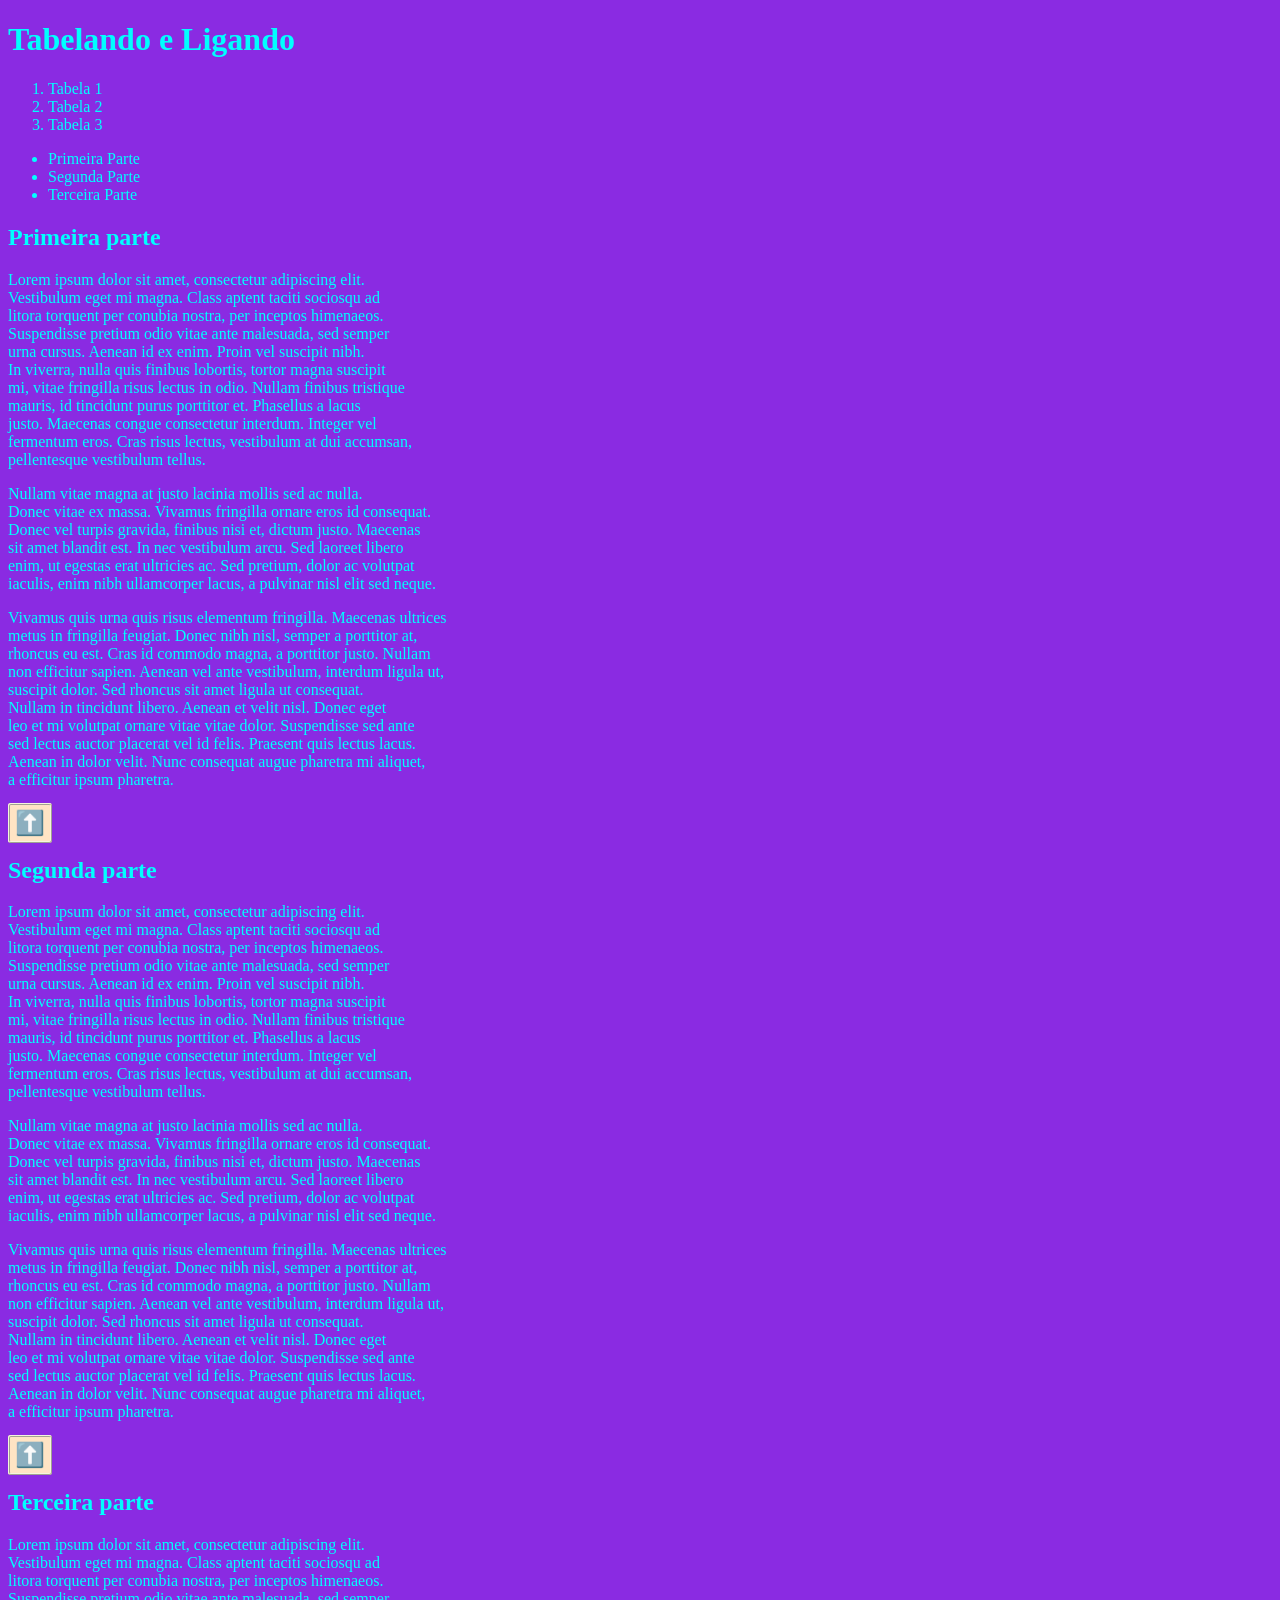
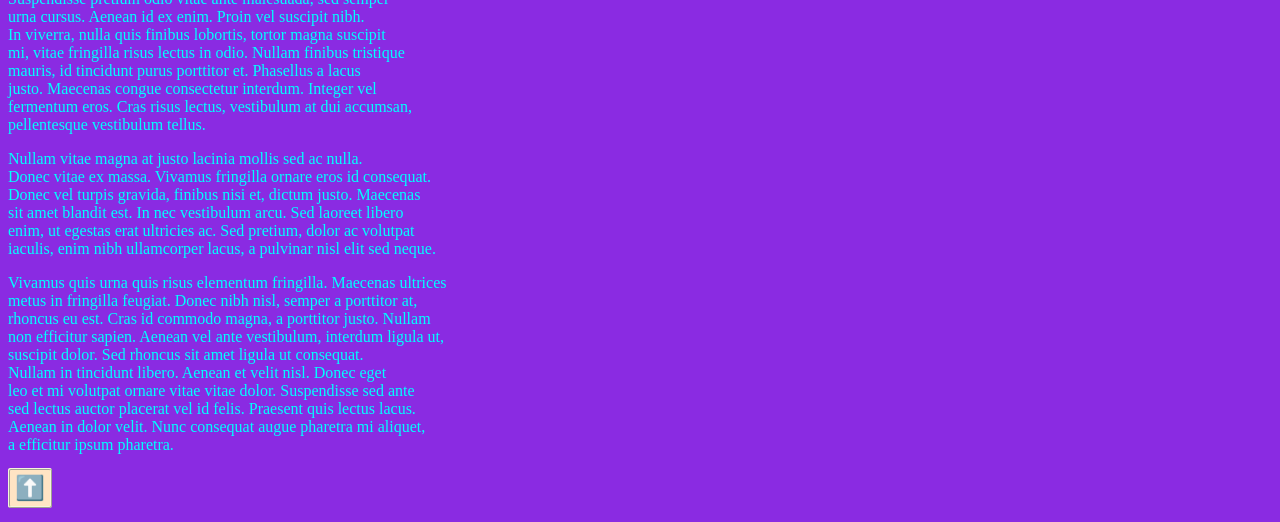
<file: aula06-tabela-v1/index.html>
<!DOCTYPE html>
<html lang="pt-br">
<head>
    <meta charset="UTF-8">
    <meta name="viewport" 
          content="width=device-width, initial-scale=1.0">
    <title>Links e Tabelas</title>
    <link rel="stylesheet" href="./css/estilo.css">
</head>
<body>
    <h1>Tabelando e Ligando</h1>
    <!--Desafio! Criar três links com os li abaixo, 
        para as páginas: pg1, pg2 e pg3 - até às 13:45 -->
    
    <ol> <!-- Lista ordenada-->
        <li><a href="./pg1.html">Tabela 1</a></li>
        <li><a href="./pg2.html">Tabela 2</a></li>
        <li><a href="./pg3.html">Tabela 3</a></li>
    </ol>

    <ul id="topo"><!--Lista não ordenada-->
        <li><a href="#parte1">Primeira Parte</a></li>
        <li><a href="#parte2">Segunda Parte</a></li>
        <li><a href="#parte3">Terceira Parte</a></li>
    </ul>
    
    <h2 id="parte1">Primeira parte</h2>
    <p>
        Lorem ipsum dolor sit amet, consectetur adipiscing elit. <br>
        Vestibulum eget mi magna. Class aptent taciti sociosqu ad <br>
        litora torquent per conubia nostra, per inceptos himenaeos. <br>
        Suspendisse pretium odio vitae ante malesuada, sed semper <br>
        urna cursus. Aenean id ex enim. Proin vel suscipit nibh. <br>
        In viverra, nulla quis finibus lobortis, tortor magna suscipit <br>
        mi, vitae fringilla risus lectus in odio. Nullam finibus tristique <br>
        mauris, id tincidunt purus porttitor et. Phasellus a lacus <br>
        justo. Maecenas congue consectetur interdum. Integer vel <br>
        fermentum eros. Cras risus lectus, vestibulum at dui accumsan, <br>
        pellentesque vestibulum tellus.<br>
    </p>

    <p>
    Nullam vitae magna at justo lacinia mollis sed ac nulla. <br>
    Donec vitae ex massa. Vivamus fringilla ornare eros id consequat. <br>
    Donec vel turpis gravida, finibus nisi et, dictum justo. Maecenas <br>
    sit amet blandit est. In nec vestibulum arcu. Sed laoreet libero <br>
    enim, ut egestas erat ultricies ac. Sed pretium, dolor ac volutpat <br>
    iaculis, enim nibh ullamcorper lacus, a pulvinar nisl elit sed neque.<br>
    </p>

    <p>
    Vivamus quis urna quis risus elementum fringilla. Maecenas ultrices<br>
     metus in fringilla feugiat. Donec nibh nisl, semper a porttitor at,<br>
     rhoncus eu est. Cras id commodo magna, a porttitor justo. Nullam<br>
     non efficitur sapien. Aenean vel ante vestibulum, interdum ligula ut,<br>
     suscipit dolor. Sed rhoncus sit amet ligula ut consequat.<br>
     Nullam in tincidunt libero. Aenean et velit nisl. Donec eget<br>
     leo et mi volutpat ornare vitae vitae dolor. Suspendisse sed ante <br>
     sed lectus auctor placerat vel id felis. Praesent quis lectus lacus. <br>
     Aenean in dolor velit. Nunc consequat augue pharetra mi aliquet, <br>
     a efficitur ipsum pharetra.
    </p>

    <footer>
        <h2>
            <a href="#topo">⬆️</a>
        </h2>
    </footer>

    <h2 id="parte2">Segunda parte</h2>
    <p>
        Lorem ipsum dolor sit amet, consectetur adipiscing elit. <br>
        Vestibulum eget mi magna. Class aptent taciti sociosqu ad <br>
        litora torquent per conubia nostra, per inceptos himenaeos. <br>
        Suspendisse pretium odio vitae ante malesuada, sed semper <br>
        urna cursus. Aenean id ex enim. Proin vel suscipit nibh. <br>
        In viverra, nulla quis finibus lobortis, tortor magna suscipit <br>
        mi, vitae fringilla risus lectus in odio. Nullam finibus tristique <br>
        mauris, id tincidunt purus porttitor et. Phasellus a lacus <br>
        justo. Maecenas congue consectetur interdum. Integer vel <br>
        fermentum eros. Cras risus lectus, vestibulum at dui accumsan, <br>
        pellentesque vestibulum tellus.<br>
    </p>

    <p>
    Nullam vitae magna at justo lacinia mollis sed ac nulla. <br>
    Donec vitae ex massa. Vivamus fringilla ornare eros id consequat. <br>
    Donec vel turpis gravida, finibus nisi et, dictum justo. Maecenas <br>
    sit amet blandit est. In nec vestibulum arcu. Sed laoreet libero <br>
    enim, ut egestas erat ultricies ac. Sed pretium, dolor ac volutpat <br>
    iaculis, enim nibh ullamcorper lacus, a pulvinar nisl elit sed neque.<br>
    </p>

    <p>
    Vivamus quis urna quis risus elementum fringilla. Maecenas ultrices<br>
     metus in fringilla feugiat. Donec nibh nisl, semper a porttitor at,<br>
     rhoncus eu est. Cras id commodo magna, a porttitor justo. Nullam<br>
     non efficitur sapien. Aenean vel ante vestibulum, interdum ligula ut,<br>
     suscipit dolor. Sed rhoncus sit amet ligula ut consequat.<br>
     Nullam in tincidunt libero. Aenean et velit nisl. Donec eget<br>
     leo et mi volutpat ornare vitae vitae dolor. Suspendisse sed ante <br>
     sed lectus auctor placerat vel id felis. Praesent quis lectus lacus. <br>
     Aenean in dolor velit. Nunc consequat augue pharetra mi aliquet, <br>
     a efficitur ipsum pharetra.
    </p>

    <footer>
        <h2>
            <a href="#topo">⬆️</a>
        </h2>
    </footer>

    <h2 id="parte3">Terceira parte</h2>
    <p>
        Lorem ipsum dolor sit amet, consectetur adipiscing elit. <br>
        Vestibulum eget mi magna. Class aptent taciti sociosqu ad <br>
        litora torquent per conubia nostra, per inceptos himenaeos. <br>
        Suspendisse pretium odio vitae ante malesuada, sed semper <br>
        urna cursus. Aenean id ex enim. Proin vel suscipit nibh. <br>
        In viverra, nulla quis finibus lobortis, tortor magna suscipit <br>
        mi, vitae fringilla risus lectus in odio. Nullam finibus tristique <br>
        mauris, id tincidunt purus porttitor et. Phasellus a lacus <br>
        justo. Maecenas congue consectetur interdum. Integer vel <br>
        fermentum eros. Cras risus lectus, vestibulum at dui accumsan, <br>
        pellentesque vestibulum tellus.<br>
    </p>

    <p>
    Nullam vitae magna at justo lacinia mollis sed ac nulla. <br>
    Donec vitae ex massa. Vivamus fringilla ornare eros id consequat. <br>
    Donec vel turpis gravida, finibus nisi et, dictum justo. Maecenas <br>
    sit amet blandit est. In nec vestibulum arcu. Sed laoreet libero <br>
    enim, ut egestas erat ultricies ac. Sed pretium, dolor ac volutpat <br>
    iaculis, enim nibh ullamcorper lacus, a pulvinar nisl elit sed neque.<br>
    </p>

    <p>
    Vivamus quis urna quis risus elementum fringilla. Maecenas ultrices<br>
     metus in fringilla feugiat. Donec nibh nisl, semper a porttitor at,<br>
     rhoncus eu est. Cras id commodo magna, a porttitor justo. Nullam<br>
     non efficitur sapien. Aenean vel ante vestibulum, interdum ligula ut,<br>
     suscipit dolor. Sed rhoncus sit amet ligula ut consequat.<br>
     Nullam in tincidunt libero. Aenean et velit nisl. Donec eget<br>
     leo et mi volutpat ornare vitae vitae dolor. Suspendisse sed ante <br>
     sed lectus auctor placerat vel id felis. Praesent quis lectus lacus. <br>
     Aenean in dolor velit. Nunc consequat augue pharetra mi aliquet, <br>
     a efficitur ipsum pharetra.
    </p>

    <footer>
        <h2>
            <a href="#topo">⬆️</a>
        </h2>
    </footer>
    
</body>
</html>
</file>
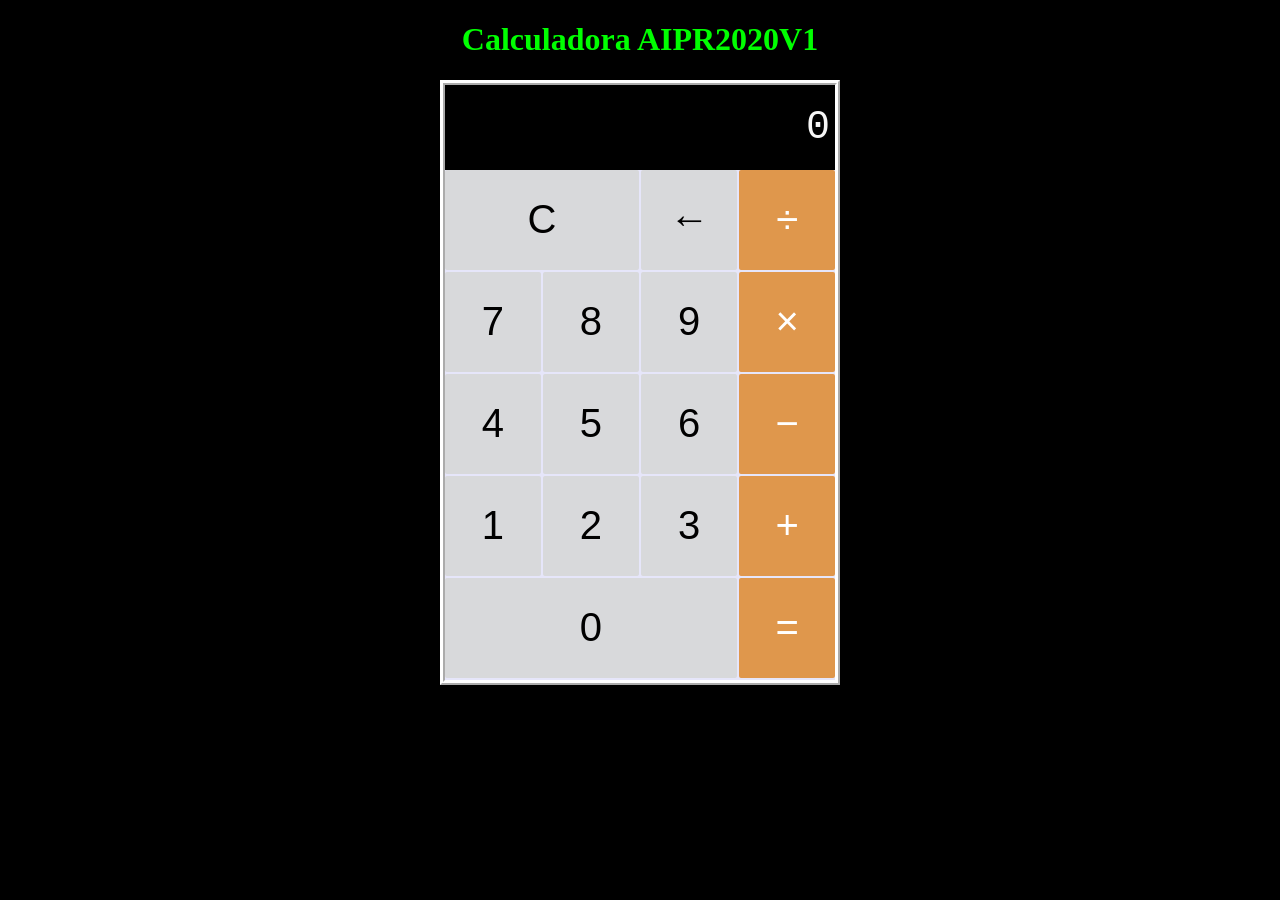
<file: calculadora-v1/index.html>
<!DOCTYPE html>
<html lang="pt-br">
<head>
    <meta charset="UTF-8">
    <meta name="viewport" content="width=device-width, initial-scale=1.0">
    <title>Calculadora HTML CSS e Js</title>
    <!-- Ligar o arquivo CSS-->
    <link rel="stylesheet" href="css/estilo.css">
</head>
<body>
    <h1>Calculadora AIPR2020V1</h1>
    <main class="container">
        <section class="screen">
            0
        </section>
        <section class="calc-buttons">
            <!--Primeira Fileira-->
            <section class="calc-button-row">
                <button class="calc-button double">C</button>
                <button class="calc-button">&larr;</button>
                <button class="calc-button">&divide;</button>
            </section>

            <!--Segunda Fileira-->
            <section class="calc-button-row">
                <button class="calc-button">7</button>
                <button class="calc-button">8</button>
                <button class="calc-button">9</button>
                <button class="calc-button">&times;</button>
            </section>

            <!--Terceira Fileira-->
            <section class="calc-button-row">
                <button class="calc-button">4</button>
                <button class="calc-button">5</button>
                <button class="calc-button">6</button>
                <button class="calc-button">&minus;</button>
            </section>

            <!--Quarta Fileira-->
            <section class="calc-button-row">
                <button class="calc-button">1</button>
                <button class="calc-button">2</button>
                <button class="calc-button">3</button>
                <button class="calc-button">&plus;</button>
            </section>

            <!--Fileira Final-->
            <section class="calc-button-row">
                <button class="calc-button triple">0</button>
                <button class="calc-button">&equals;</button>
            </section>

        </section>
    </main>

    <!-- Script Javascript -->
    <script src="js/main.js"></script>
</body>
</html>
</file>
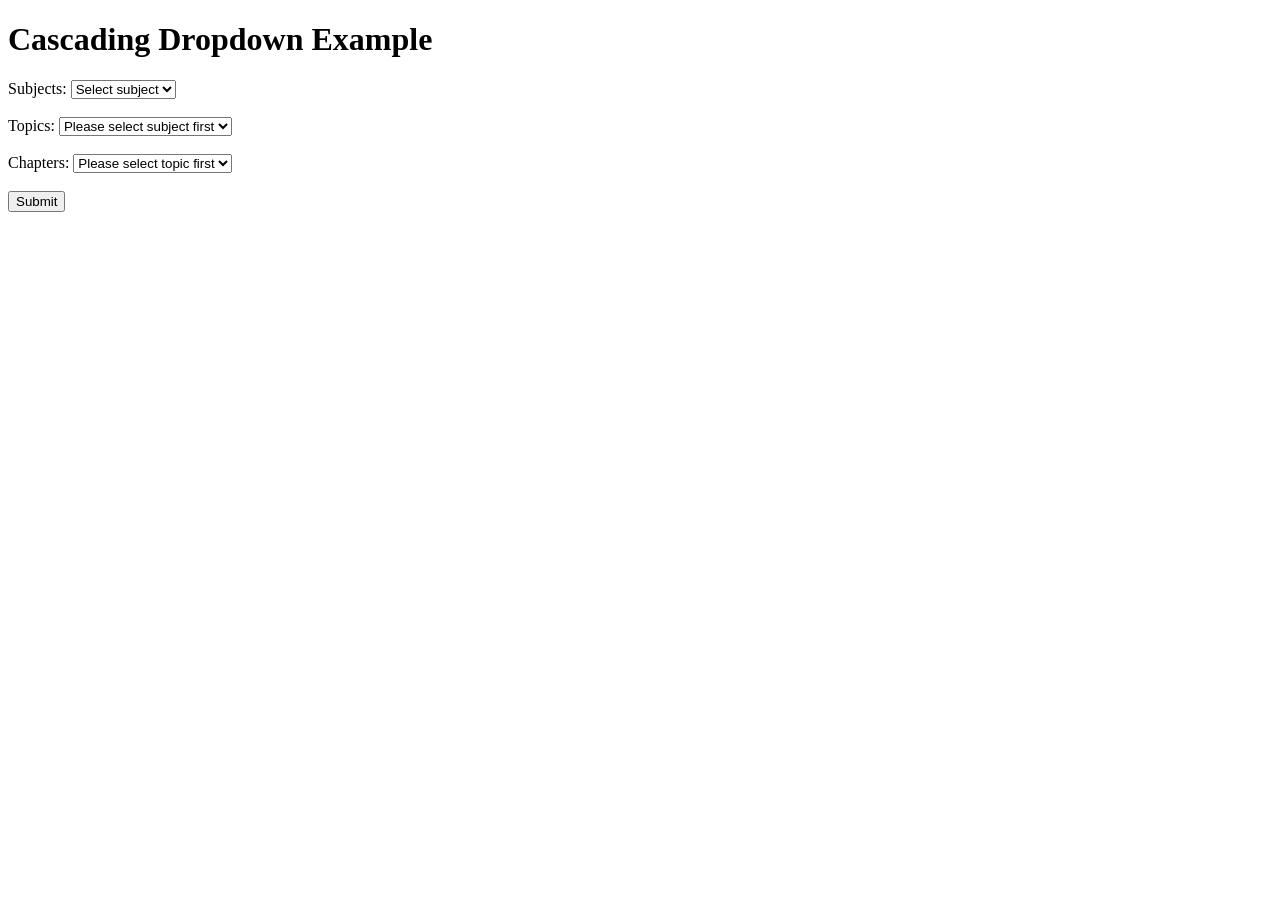
<file: cascading_dropdown/index.html>
<!DOCTYPE html>
<html>
<head>
<meta name="viewport" content="width=device-width, initial-scale=1">
<script>
var subjectObject = {
  "Front-end": {
    "HTML": ["Links", "Images", "Tables", "Lists"],
    "CSS": ["Borders", "Margins", "Backgrounds", "Float"],
    "JavaScript": ["Variables", "Operators", "Functions", "Conditions"]    
  },
  "Back-end": {
    "PHP": ["Variables", "Strings", "Arrays"],
    "SQL": ["SELECT", "UPDATE", "DELETE"]
  }
}
window.onload = function() {
  var subjectSel = document.getElementById("subject");
  var topicSel = document.getElementById("topic");
  var chapterSel = document.getElementById("chapter");
  for (var x in subjectObject) {
    subjectSel.options[subjectSel.options.length] = new Option(x, x);
  }
  subjectSel.onchange = function() {
    //display correct values
    for (var y in subjectObject[this.value]) {
      topicSel.options[topicSel.options.length] = new Option(y, y);
    }
  }
  topicSel.onchange = function() {
    //display correct values
    var z = subjectObject[subjectSel.value][this.value];
    for (var i = 0; i < z.length; i++) {
      chapterSel.options[chapterSel.options.length] = new Option(z[i], z[i]);
    }
  }
}
</script>
</head>   
<body>

<h1>Cascading Dropdown Example</h1>

<form name="form1" id="form1" action="/action_page.php">
Subjects: <select name="subject" id="subject">
    <option value="" selected="selected">Select subject</option>
  </select>
  <br><br>
Topics: <select name="topic" id="topic">
    <option value="" selected="selected">Please select subject first</option>
  </select>
  <br><br>
Chapters: <select name="chapter" id="chapter">
    <option value="" selected="selected">Please select topic first</option>
  </select>
  <br><br>
  <input type="submit" value="Submit">  
</form>

</body>
</html>
</file>
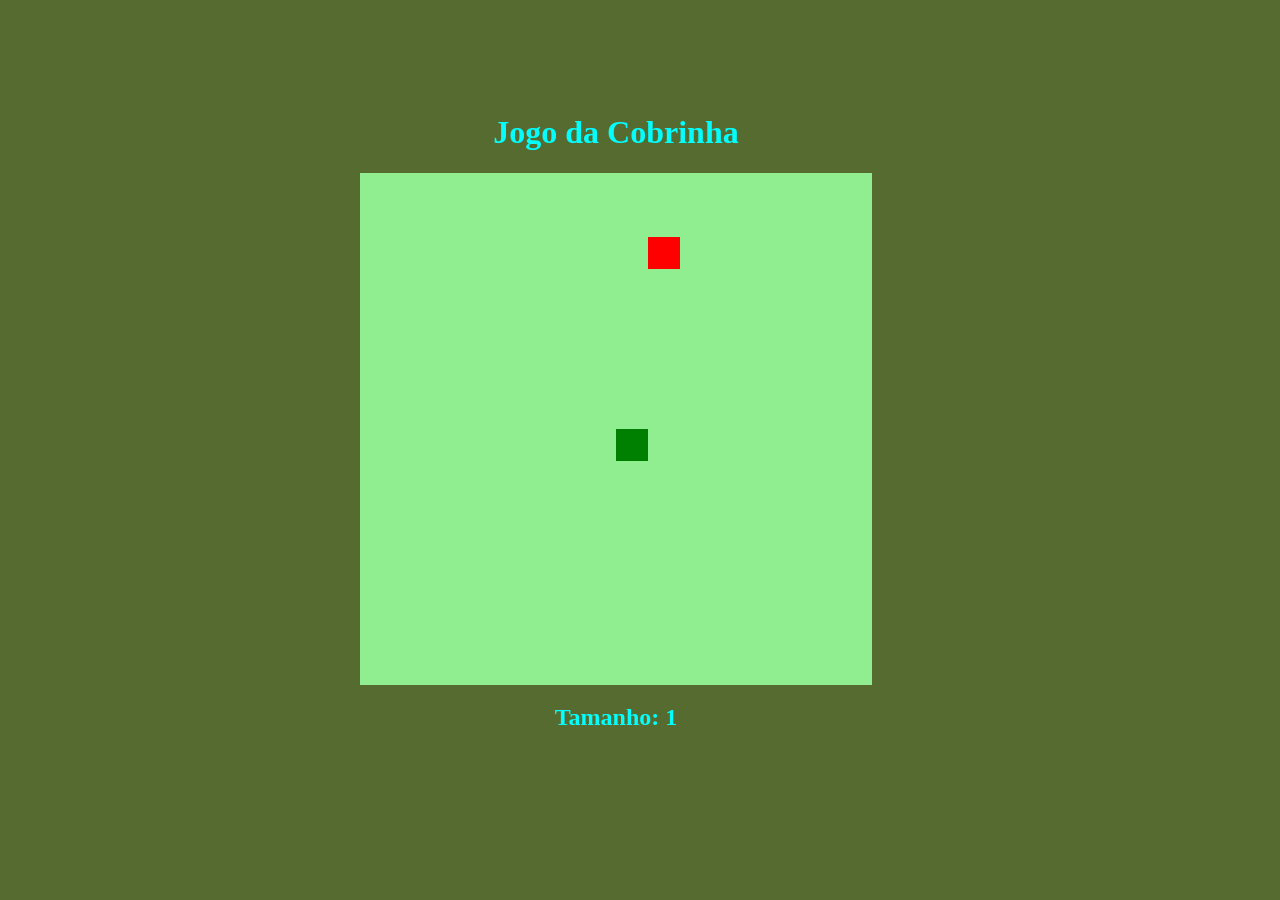
<file: cobrinha-v1/index.html>
<!DOCTYPE html>
<html lang="pt-br">
<head>
    <meta charset="UTF-8">
    <meta name="viewport" content="width=device-width, initial-scale=1.0">
    <title>Jogo da Cobrinha</title>
    <link rel="stylesheet" href="./css/estilo.css">
    <!--Com o defer nós forçamos o Javascript ser carregado apenas no final-->
    <script src="./js/app.js" defer></script>
</head>
<body>
    <header>
        <h1>Jogo da Cobrinha</h1>
    </header>
    <canvas id="snake" width="512" height="512"></canvas>
    <footer>
        <h2>Tamanho: <span id="tamanho">1</span></h2>
    </footer>
</body>
</html>
</file>
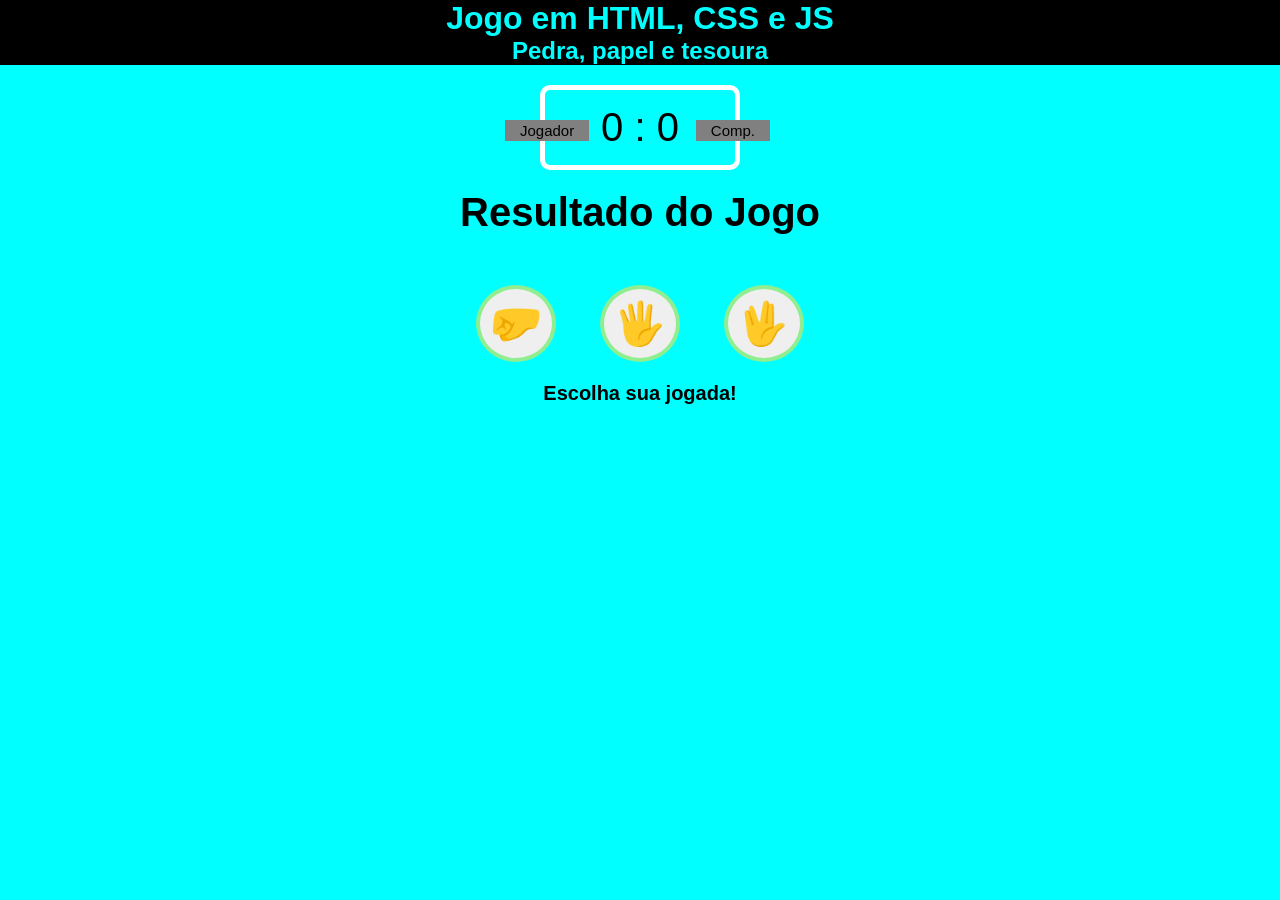
<file: jokenpo-v1/index.html>
<!DOCTYPE html>
<html lang="pt-br">
<head>
   <meta charset="UTF-8">
   <meta name="viewport" content="width=device-width, initial-scale=1.0">
   <title>Jokenpô!</title>
   <link rel="stylesheet" href="./css/estilo.css">
</head>
<body>
   <header>
       <h1>Jogo em HTML, CSS e JS</h1>
       <h2>Pedra, papel e tesoura</h2>
   </header>

   <section class="placar">
        <div id="jogador" class="badge">Jogador</div><!--Quebra Linha naturalmente-->
        <div id="computador" class="badge">Comp.</div>
        <span id="placar-jogador">0</span> : <!--Não quebra a linha-->
        <span id="placar-computador">0</span>
    </section>

    <section class="resultado">
        <p>Resultado do Jogo</p>
    </section>

    <section class="escolhas">
        <button class="escolha" id="pedra">🤛</button>
        <button class="escolha" id="papel">🖐</button>
        <button class="escolha" id="tesoura">🖖</button>
    </section>
  
    <p id="jogada">Escolha sua jogada!</p>

    <script src="./js/app.js"></script>
</body>
</html>
</file>
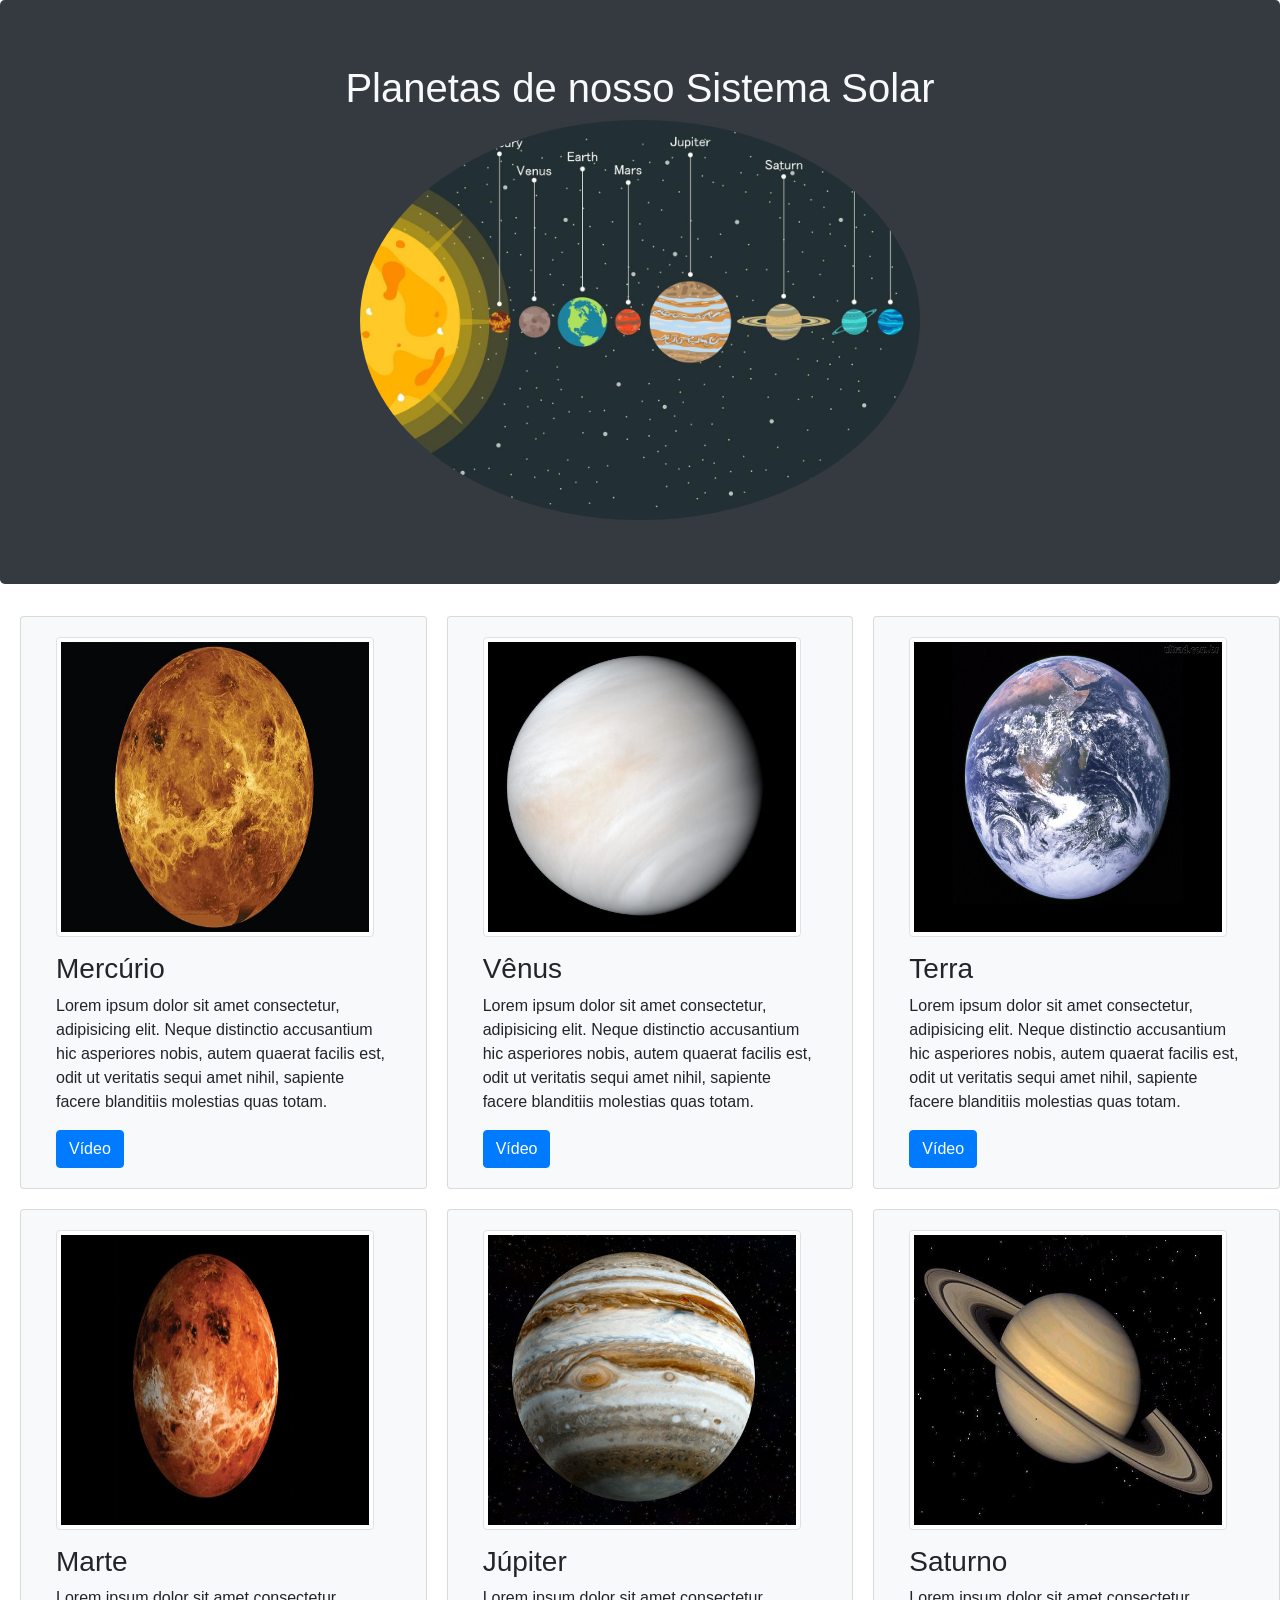
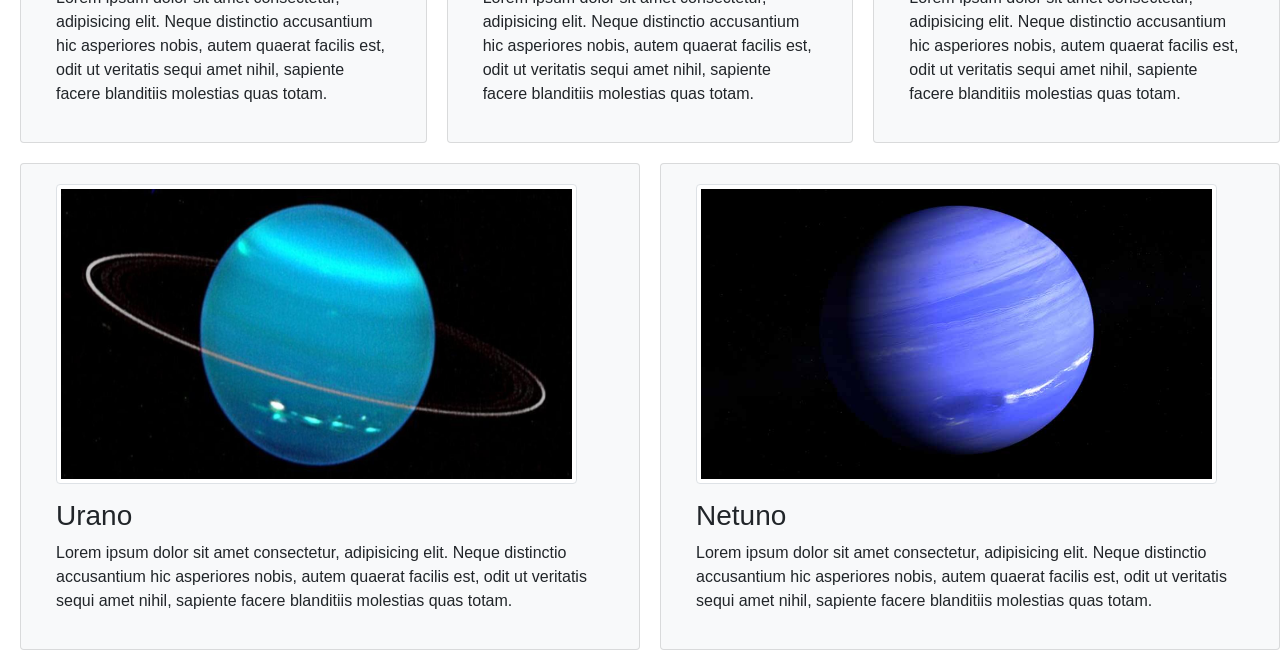
<file: planetas-bootstrap/index.html>
<!DOCTYPE html>
<html lang="pt-br">
  <head>
    <!-- Meta tags Obrigatórias -->
    <meta charset="utf-8">
    <meta name="viewport" content="width=device-width, initial-scale=1, shrink-to-fit=no">
    
    <!--Favicon-->
    <link rel="shortcut icon" href="./img/imgTerra.png" type="image/png">

    <!-- Bootstrap CSS -->
    <link rel="stylesheet" href="https://stackpath.bootstrapcdn.com/bootstrap/4.1.3/css/bootstrap.min.css" integrity="sha384-MCw98/SFnGE8fJT3GXwEOngsV7Zt27NXFoaoApmYm81iuXoPkFOJwJ8ERdknLPMO" crossorigin="anonymous">
    <link rel="stylesheet" href="./estilo.css">

    <title>Planetas de nosso Sistema Solar</title>
  </head>
  <body>
    <header class="jumbotron text-light bg-dark text-center">
        <h1>Planetas de nosso Sistema Solar</h1>
        <img src="./img/sistema-solar.jpg" alt="Sistema Solar" 
             height="400" class="rounded-circle">
    </header>
    <main class="container-fluid">
        <section class="row"> <!--1ª Fileira-->
            <article class="col card bg-light">
                <div class="card-body">
                    <img src="./img/mercurio.jpg" class="img-thumbnail" 
                    alt="Mercúrio" title="Mercúrio">
                    <h3>Mercúrio</h3>
                    <p>
                        Lorem ipsum dolor sit amet consectetur, adipisicing elit. Neque distinctio accusantium hic asperiores nobis, autem quaerat facilis est, odit ut veritatis sequi amet nihil, sapiente facere blanditiis molestias quas totam.
                    </p>
                    <!-- Início Modal Mercúrio-->
                    <!-- Botão para abrir a Janela Modal -->
                    <button type="button" class="btn btn-primary" data-toggle="modal" data-target="#modalMercurio">
                        Vídeo
                    </button>
                    
                    <!-- A Modal -->
                    <div class="modal fade" id="modalMercurio">
                        <div class="modal-dialog">
                        <div class="modal-content">
                    
                            <!-- Cabeçalho Modal -->
                            <div class="modal-header">
                            <h4 class="modal-title">Planeta Mercúrio</h4>
                            <button type="button" class="close" data-dismiss="modal">&times;</button>
                            </div>
                    
                            <!-- Corpo Modal  -->
                            <div class="modal-body">
                                <!-- Vídeo do Youtube-->
                                <iframe width="560" height="315" src="https://www.youtube.com/embed/Nt1roYm0jPQ" 
                                frameborder="0" allow="accelerometer; autoplay; clipboard-write; encrypted-media; gyroscope; picture-in-picture" 
                                allowfullscreen></iframe>
                            </div>
                    
                            <!-- Rodapé Modal -->
                            <div class="modal-footer">
                            <button type="button" class="btn btn-danger" data-dismiss="modal">Fechar</button>
                            </div>
                    
                        </div>
                        </div>
                    </div>
                    <!-- Final Modal Mercúrio-->
                </div>
            </article>
            <article class="col card bg-light">
                <div class="card-body">
                    <img src="./img/venus.jpg" class="img-thumbnail" 
                    alt="Vênus" title="Vênus">
                    <h3>Vênus</h3>
                    <p>
                        Lorem ipsum dolor sit amet consectetur, adipisicing elit. Neque distinctio accusantium hic asperiores nobis, autem quaerat facilis est, odit ut veritatis sequi amet nihil, sapiente facere blanditiis molestias quas totam.
                    </p>
                    <!-- Início Modal Vênus-->
                    <!-- Botão para abrir a Janela Modal -->
                    <button type="button" class="btn btn-primary" data-toggle="modal" data-target="#modalVenus">
                        Vídeo
                    </button>
                    
                    <!-- A Modal -->
                    <div class="modal fade" id="modalVenus">
                        <div class="modal-dialog">
                        <div class="modal-content">
                    
                            <!-- Cabeçalho Modal -->
                            <div class="modal-header">
                            <h4 class="modal-title">Planeta Vênus</h4>
                            <button type="button" class="close" data-dismiss="modal">&times;</button>
                            </div>
                    
                            <!-- Corpo Modal  -->
                            <div class="modal-body">
                                <!-- Vídeo do Youtube-->
                                <iframe width="560" 
                                height="315" src="https://www.youtube.com/embed/wPpJHufd0K8" frameborder="0" 
                                allow="accelerometer; autoplay; clipboard-write; encrypted-media; gyroscope; picture-in-picture" 
                                allowfullscreen></iframe>
                            </div>
                    
                            <!-- Rodapé Modal -->
                            <div class="modal-footer">
                            <button type="button" class="btn btn-danger" data-dismiss="modal">Fechar</button>
                            </div>
                    
                        </div>
                        </div>
                    </div>
                    <!-- Final Modal Vênus-->
                </div>
            </article>
            <article class="col card bg-light">
                <div class="card-body">
                    <img src="./img/terra.jpg" class="img-thumbnail" 
                    alt="Terra" title="Terra">
                    <h3>Terra</h3>
                    <p>
                        Lorem ipsum dolor sit amet consectetur, adipisicing elit. Neque distinctio accusantium hic asperiores nobis, autem quaerat facilis est, odit ut veritatis sequi amet nihil, sapiente facere blanditiis molestias quas totam.
                    </p>
                    <!-- Início Modal Terra-->
                    <!-- Botão para abrir a Janela Modal -->
                    <button type="button" class="btn btn-primary" data-toggle="modal" data-target="#modalTerra">
                        Vídeo
                    </button>
                    
                    <!-- A Modal -->
                    <div class="modal fade" id="modalTerra">
                        <div class="modal-dialog">
                        <div class="modal-content">
                    
                            <!-- Cabeçalho Modal -->
                            <div class="modal-header">
                            <h4 class="modal-title">Planeta Terra</h4>
                            <button type="button" class="close" data-dismiss="modal">&times;</button>
                            </div>
                    
                            <!-- Corpo Modal  -->
                            <div class="modal-body">
                                <!-- Vídeo do Youtube-->
                                <iframe width="560" height="315" src="https://www.youtube.com/embed/xQc9vyBpfjE" frameborder="0" allow="accelerometer; autoplay; clipboard-write; encrypted-media; gyroscope; picture-in-picture" allowfullscreen></iframe>
                            </div>
                    
                            <!-- Rodapé Modal -->
                            <div class="modal-footer">
                            <button type="button" class="btn btn-danger" data-dismiss="modal">Fechar</button>
                            </div>
                    
                        </div>
                        </div>
                    </div>
                    <!-- Final Modal Terra-->
                </div>
            </article>
        </section>

        <section class="row"><!--2ª Fileira -->
            <article class="col card bg-light">
                <div class="card-body">
                    <img src="./img/marte.jpg" alt="Marte" title="Marte"
                    class="img-thumbnail">
                    <h3>Marte</h3>
                    <p>
                        Lorem ipsum dolor sit amet consectetur, adipisicing elit. Neque distinctio accusantium hic asperiores nobis, autem quaerat facilis est, odit ut veritatis sequi amet nihil, sapiente facere blanditiis molestias quas totam.
                    </p>
                </div>
            </article>
            <article class="col card bg-light">
                <div class="card-body">
                    <img src="./img/jupiter.jpg" alt="Júpiter" title="Júpiter"
                    class="img-thumbnail">
                    <h3>Júpiter</h3>
                        <p>
                        Lorem ipsum dolor sit amet consectetur, adipisicing elit. Neque distinctio accusantium hic asperiores nobis, autem quaerat facilis est, odit ut veritatis sequi amet nihil, sapiente facere blanditiis molestias quas totam.
                    </p>                    
                </div>
            </article>
            <article class="col card bg-light">
                <div class="card-body">
                    <img src="./img/saturno.jpg" alt="Saturno" title="Saturno"
                    class="img-thumbnail">
                    <h3>Saturno</h3>
                    <p>
                        Lorem ipsum dolor sit amet consectetur, adipisicing elit. Neque distinctio accusantium hic asperiores nobis, autem quaerat facilis est, odit ut veritatis sequi amet nihil, sapiente facere blanditiis molestias quas totam.
                    </p>
                </div>
            </article>
        </section>

        <section class="row"><!--3ª Fileira-->
            <article class="col card bg-light">
                <div class="card-body">
                    <img src="./img/urano.jpg" alt="Urano" title="Urano"
                    class="img-thumbnail">
                    <h3>Urano</h3>
                    <p>
                        Lorem ipsum dolor sit amet consectetur, adipisicing elit. Neque distinctio accusantium hic asperiores nobis, autem quaerat facilis est, odit ut veritatis sequi amet nihil, sapiente facere blanditiis molestias quas totam.
                    </p>
                </div>
            </article>
            <article class="col card bg-light">
                <div class="card-body">
                    <img src="./img/netuno.jpg" alt="Netuno" title="Netuno"
                    class="img-thumbnail">
                    <h3>Netuno</h3>
                    <p>
                        Lorem ipsum dolor sit amet consectetur, adipisicing elit. Neque distinctio accusantium hic asperiores nobis, autem quaerat facilis est, odit ut veritatis sequi amet nihil, sapiente facere blanditiis molestias quas totam.
                    </p>
                </div>
            </article>
        </section>

    </main>

    <!-- JavaScript (Opcional) -->
    <!-- jQuery primeiro, depois Popper.js, depois Bootstrap JS -->
    <script src="https://code.jquery.com/jquery-3.3.1.slim.min.js" integrity="sha384-q8i/X+965DzO0rT7abK41JStQIAqVgRVzpbzo5smXKp4YfRvH+8abtTE1Pi6jizo" crossorigin="anonymous"></script>
    <script src="https://cdnjs.cloudflare.com/ajax/libs/popper.js/1.14.3/umd/popper.min.js" integrity="sha384-ZMP7rVo3mIykV+2+9J3UJ46jBk0WLaUAdn689aCwoqbBJiSnjAK/l8WvCWPIPm49" crossorigin="anonymous"></script>
    <script src="https://stackpath.bootstrapcdn.com/bootstrap/4.1.3/js/bootstrap.min.js" integrity="sha384-ChfqqxuZUCnJSK3+MXmPNIyE6ZbWh2IMqE241rYiqJxyMiZ6OW/JmZQ5stwEULTy" crossorigin="anonymous"></script>
  </body>
</html>
</file>
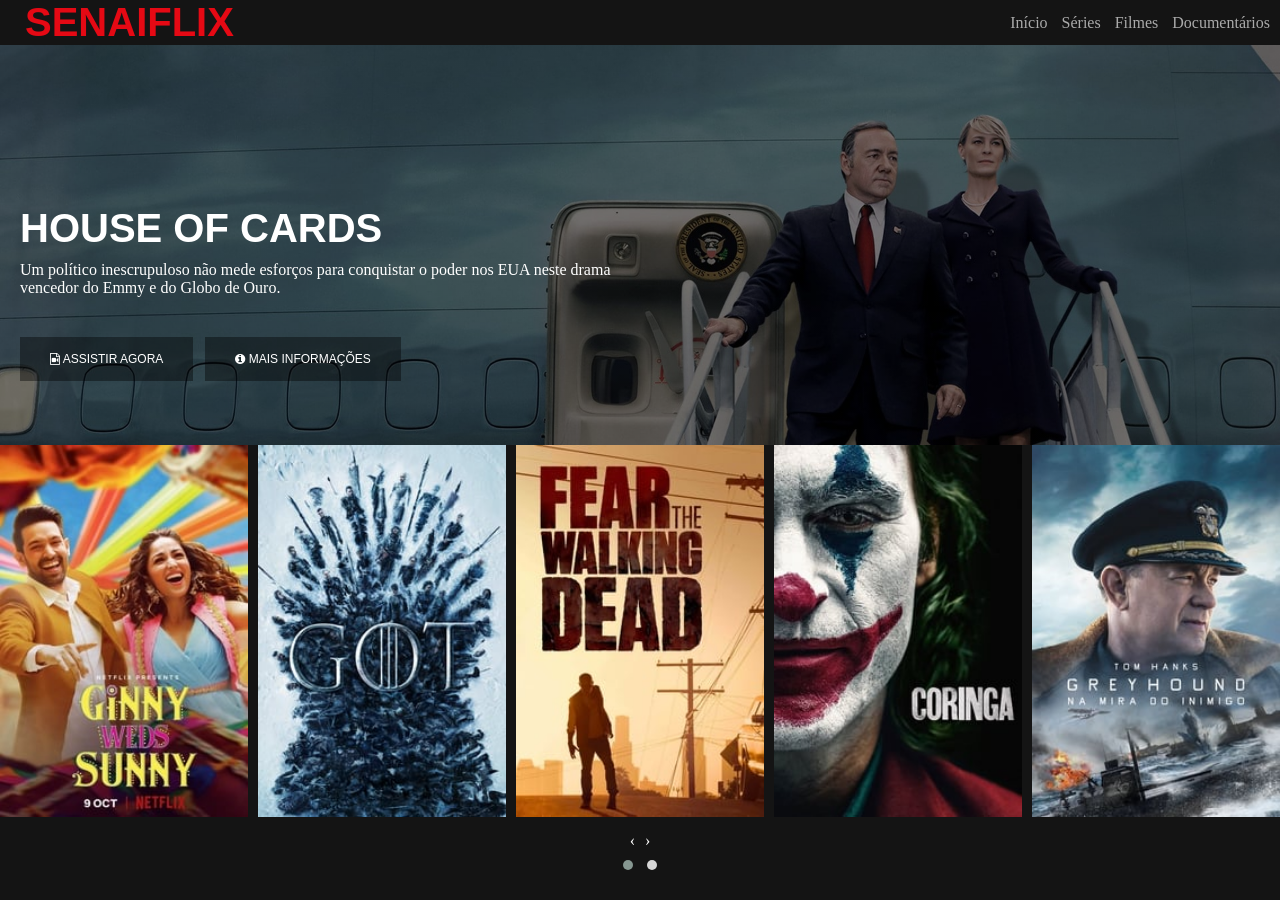
<file: senaiflix-v1/index.html>
<!DOCTYPE html>
<html lang="pt-br">
<head>
    <meta charset="UTF-8">
    <meta name="viewport" content="width=device-width, initial-scale=1.0">
    <title>SENAI Flix - Uma cópia do visual Front do Netflix</title>
    <!-- Estilização CSS-->
    <link rel="stylesheet" href="https://cdnjs.cloudflare.com/ajax/libs/font-awesome/4.7.0/css/font-awesome.min.css">
    <link rel="stylesheet" href="./css/owl.carousel.min.css">
    <link rel="stylesheet" href="./css/owl.theme.default.min.css">
    <link rel="stylesheet" href="./css/estilo.css">

    <!-- Scripts Javascript -->
    <script src="./js/jquery.min.js" defer></script>
    <script src="./js/owl.carousel.min.js" defer></script>
    <script src="./js/app.js" defer></script>
</head>
<body>
    <header>
        <section class="container">
            <h2 class="logo">SENAIFLIX</h2>
            <nav>
                <a href="#">Início</a>
                <a href="#">Séries</a>
                <a href="#">Filmes</a>
                <a href="#">Documentários</a>
            </nav>
        </section>
    </header>

    <main>
        <section class="filme-principal">
            <div class="container">
                <h3 class="titulo">HOUSE OF CARDS</h3>
                <p class="descricao">
                    Um político inescrupuloso não mede esforços para conquistar o poder nos EUA neste drama vencedor do Emmy e do Globo de Ouro.
                </p>
                <div class="botoes">
                    <button class="botao">
                        <i class="fa fa-file-movie-o"></i>
                        ASSISTIR AGORA
                    </button>
                    <button class="botao">
                        <i class="fa fa-info-circle"></i>
                        MAIS INFORMAÇÕES
                    </button>
                </div>
            </div>
        </section>
    </main>
    <section class="filmes">
        <div class="owl-carousel owl-theme">
            <div><img src="./img/pic01.jpg" alt="Filme 01"></div>
            <div><img src="./img/pic02.jpg" alt="Filme 02"></div>
            <div><img src="./img/pic03.jpg" alt="Filme 03"></div>
            <div><img src="./img/pic04.jpg" alt="Filme 04"></div>
            <div><img src="./img/pic05.jpg" alt="Filme 05"></div>
            <div><img src="./img/pic06.jpg" alt="Filme 06"></div>
            <div><img src="./img/pic07.jpg" alt="Filme 07"></div>
            <div><img src="./img/pic08.jpg" alt="Filme 08"></div>
            <div><img src="./img/pic09.jpg" alt="Filme 09"></div>
            <div><img src="./img/pic10.jpg" alt="Filme 10"></div>
        </div>
    </section>
    
</body>
</html>
</file>
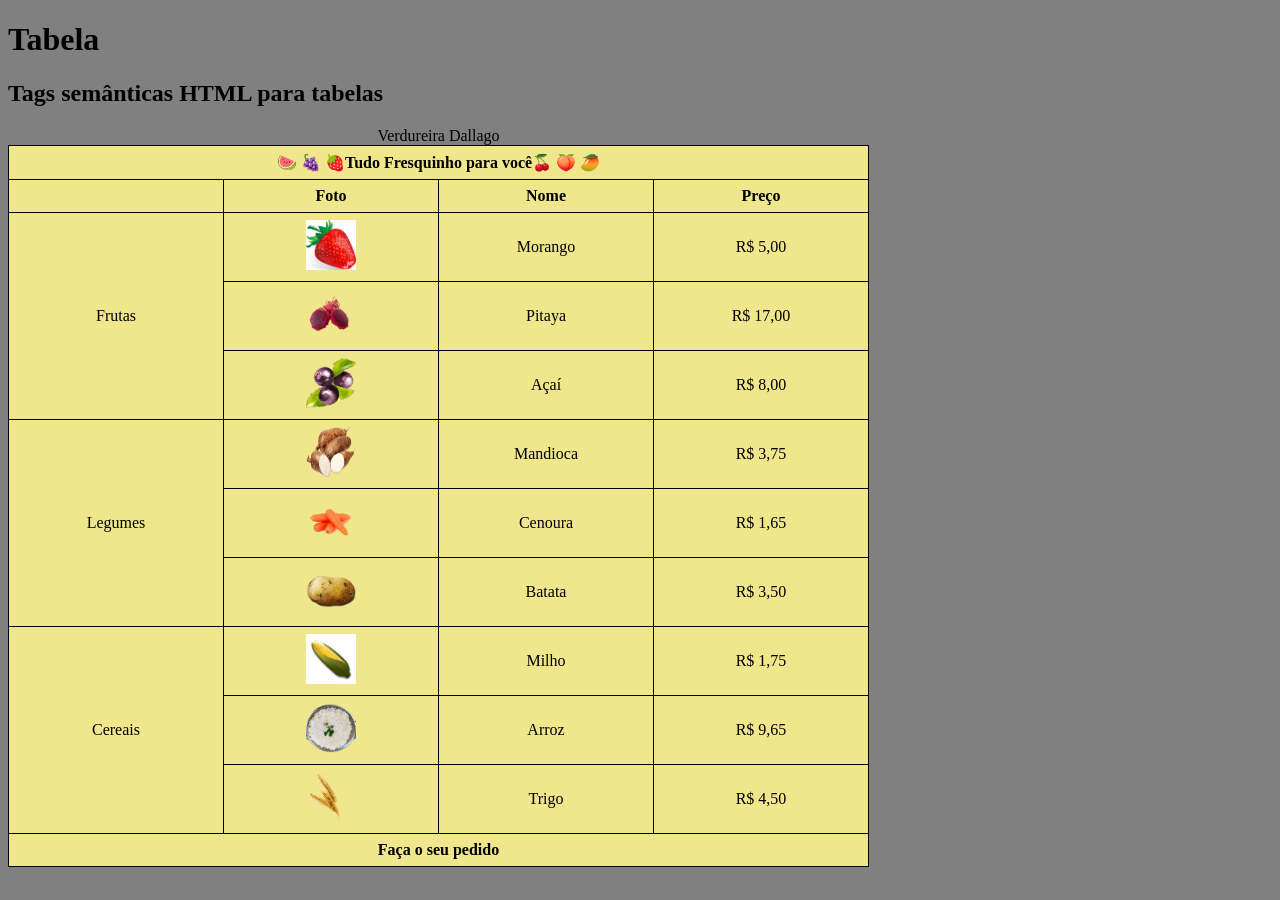
<file: tabela-semantica-v1/index.html>
<!DOCTYPE html>
<html lang="pt-br">
<head>
    <meta charset="UTF-8">
    <meta name="viewport" content="width=device-width, initial-scale=1.0">
    <title>Tabela com tags Semânticas</title>
    <link rel="stylesheet" href="./css/estilo.css">
</head>
<body>
    <h1>Tabela</h1>
   <h2>
       Tags
       <span class="sublinhado">semânticas</span>
       HTML para tabelas
   </h2>
   <table>
       <caption>Verdureira Dallago</caption><!--Legenda-->
       <thead><!--Cabeçalho da tabela-->
           <tr><!--Row - Fileira ou Linha-->
               <th colspan="4"><!--Uma coluna que valem 4-->
                🍉 🍇 🍓Tudo Fresquinho para você🍒 🍑 🥭
               </th>
           </tr>
           <tr><!--table Row - fileira -->
               <th></th><!--Coluna 1-->
               <th>Foto</th><!--Coluna 2-->
               <th>Nome</th><!--Coluna 3-->
               <th>Preço</th><!--Coluna 4-->
           </tr>
       </thead><!--Fim do cabeçalho da tabela-->
       <tbody><!--Corpo 1 Frutas da tabela-->
        <tr><!--1ª Linha-->
            <td rowspan="3">Frutas</td><!--Coluna 1-->
            <td><img src="images/morango.png" alt="morango" height="50" width="50"></td>
            <td>Morango</td>
            <td>R$ 5,00</td>
        </tr>
        <tr>
           
            <td><img src="images/pitaya.png" alt="pitaya" height="50" width="50"></td>
            <td>Pitaya</td>
            <td>R$ 17,00</td>
        </tr>
        <tr>
            
            <td><img src="images/acai.png" alt="açai" height="50" width="50"></td>
            <td>Açaí</td>
            <td>R$ 8,00</td>
           </tr>
       </tbody><!-- Fim do corpo 1  da tabela-->
       
       <tbody><!--Corpo 2 Legumes da Tabela-->
        <tr>
            <td rowspan="3">Legumes</td>
            <td><img src="images/mandioca.png" alt="mandioca" height="50" width="50"></td>
            <td>Mandioca</td>
            <td>R$ 3,75</td>
        </tr>
        <tr>
            
            <td><img src="images/cenoura.png" alt="cenoura" height="50" width="50"></td>
            <td>Cenoura</td>
            <td>R$ 1,65</td>
        </tr>
        <tr>
           
            <td><img src="images/batata.png" alt="batata" height="50" width="50"></td>
            <td>Batata</td>
            <td>R$ 3,50</td>
        </tr>
       </tbody>
 
       <tbody><!-- Corpo 3 Cereais-->
        <tr>
            <td rowspan="3">Cereais</td>
            <td><img src="images/milho.png" alt="milho" height="50" width="50"></td>
            <td>Milho</td>
            <td>R$ 1,75</td>
        </tr>
        <tr>
            
            <td><img src="images/arroz.png" alt="arroz" height="50" width="50"></td>
            <td>Arroz</td>
            <td>R$ 9,65</td>
        </tr>
        <tr>
            
            <td><img src="images/trigo.png" alt="trigo" height="50" width="50"></td>
            <td>Trigo</td>
            <td>R$ 4,50</td>
        </tr>
       </tbody>
 
       <tfoot><!--Rodapé da Tabela-->
           <tr><!--Row - Fileira ou Linha-->
               <th colspan="4"><!--Uma coluna que valem 4-->
                   Faça o seu pedido
               </th>
           </tr>
       </tfoot>

   </table>
</body>
</html>
</body>
</html>
</file>
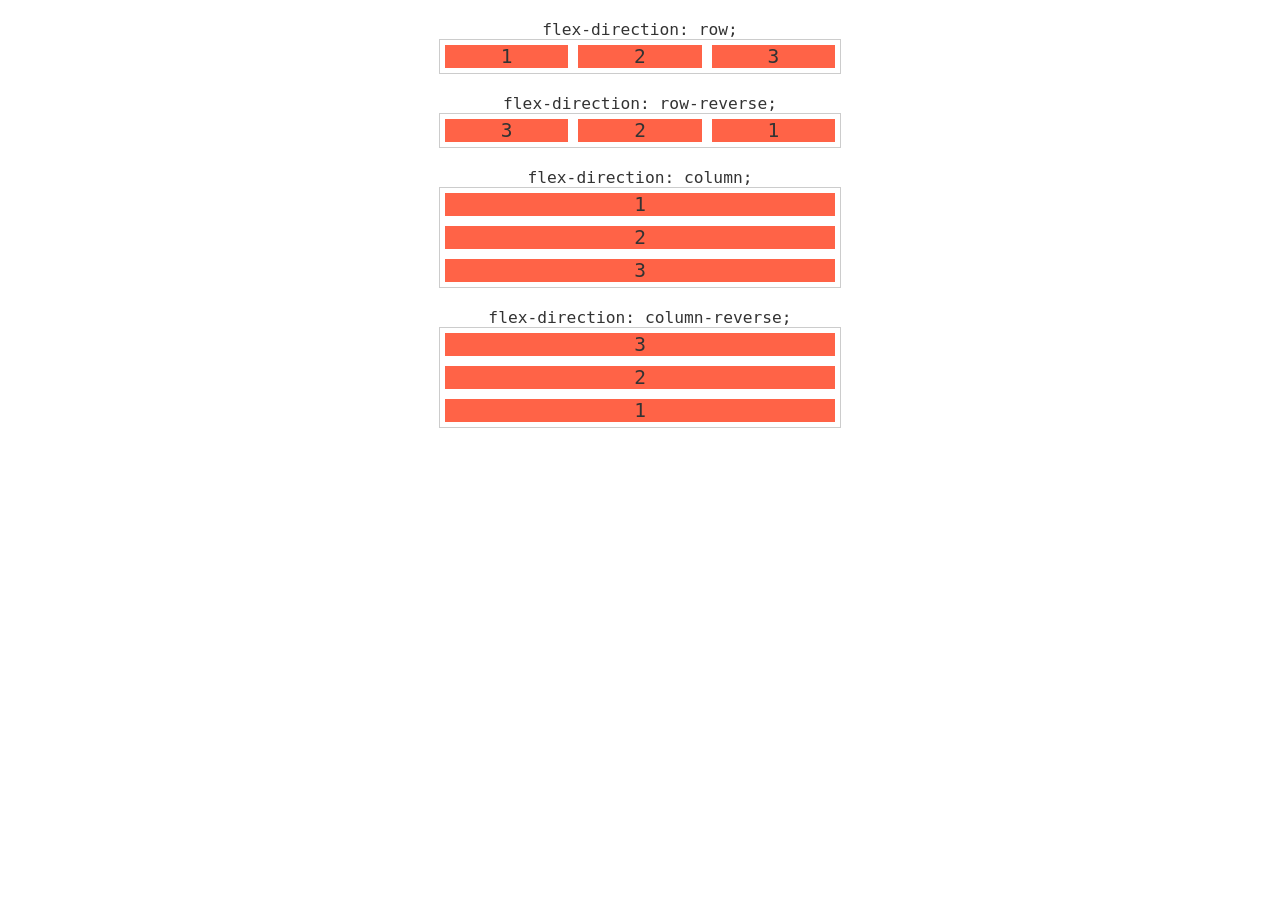
<file: atividade/flex.html>
<!DOCTYPE html>
<html lang="pt-br">
<head>
    <meta charset="UTF-8">
    <meta name="viewport" content="width=device-width, initial-scale=1.0">
    <title>FlexBox</title>
    <link rel="stylesheet" href="css/flex.css">
</head>
<body>
    
    <h1>flex-direction: row;</h1>
<section class="container row">
	<div class="item">1</div>
	<div class="item">2</div>
	<div class="item">3</div>
</section>

<h1>flex-direction: row-reverse;</h1>
<section class="container row-reverse">
	<div class="item">1</div>
	<div class="item">2</div>
	<div class="item">3</div>
</section>

<h1>flex-direction: column;</h1>
<section class="container column">
	<div class="item">1</div>
	<div class="item">2</div>
	<div class="item">3</div>
</section>

<h1>flex-direction: column-reverse;</h1>
<section class="container column-reverse">
	<div class="item">1</div>
	<div class="item">2</div>
	<div class="item">3</div>
</section>

</body>
</html>
</file>
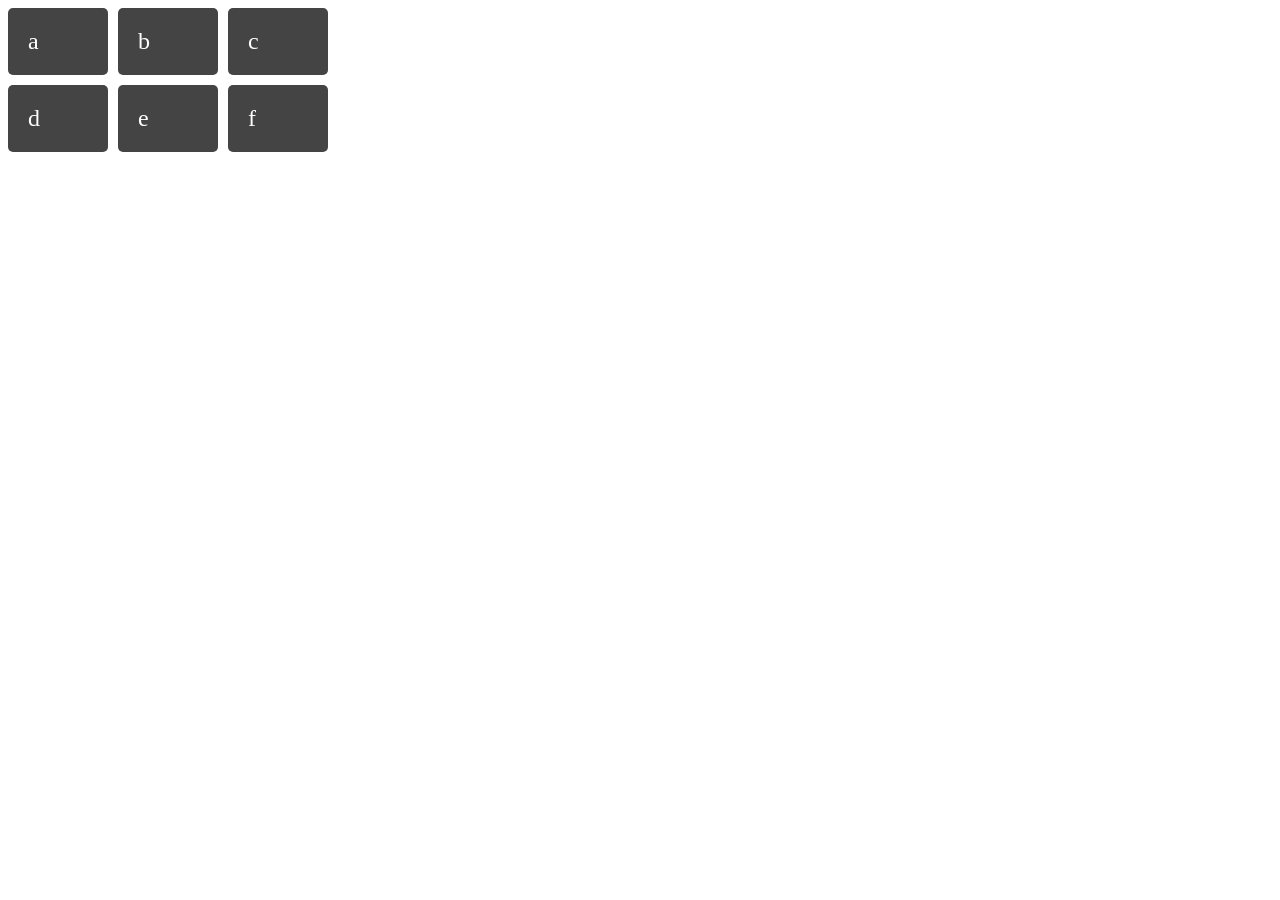
<file: atividade/grid.html>
<!DOCTYPE html>
<html lang="pt-br">
<head>
    <meta charset="UTF-8">
    <meta name="viewport" content="width=device-width, initial-scale=1.0">
    <title>Layout com Grid</title>
    <link rel="stylesheet" href="css/grid.css">
</head>
<body>
    
    <div class="wrapper">
        <div class="box a">a</div>
        <div class="box b">b</div>
        <div class="box c">c</div>
        <div class="box d">d</div>
        <div class="box e">e</div>
        <div class="box f">f</div>
      </div>

</body>
</html>
</file>
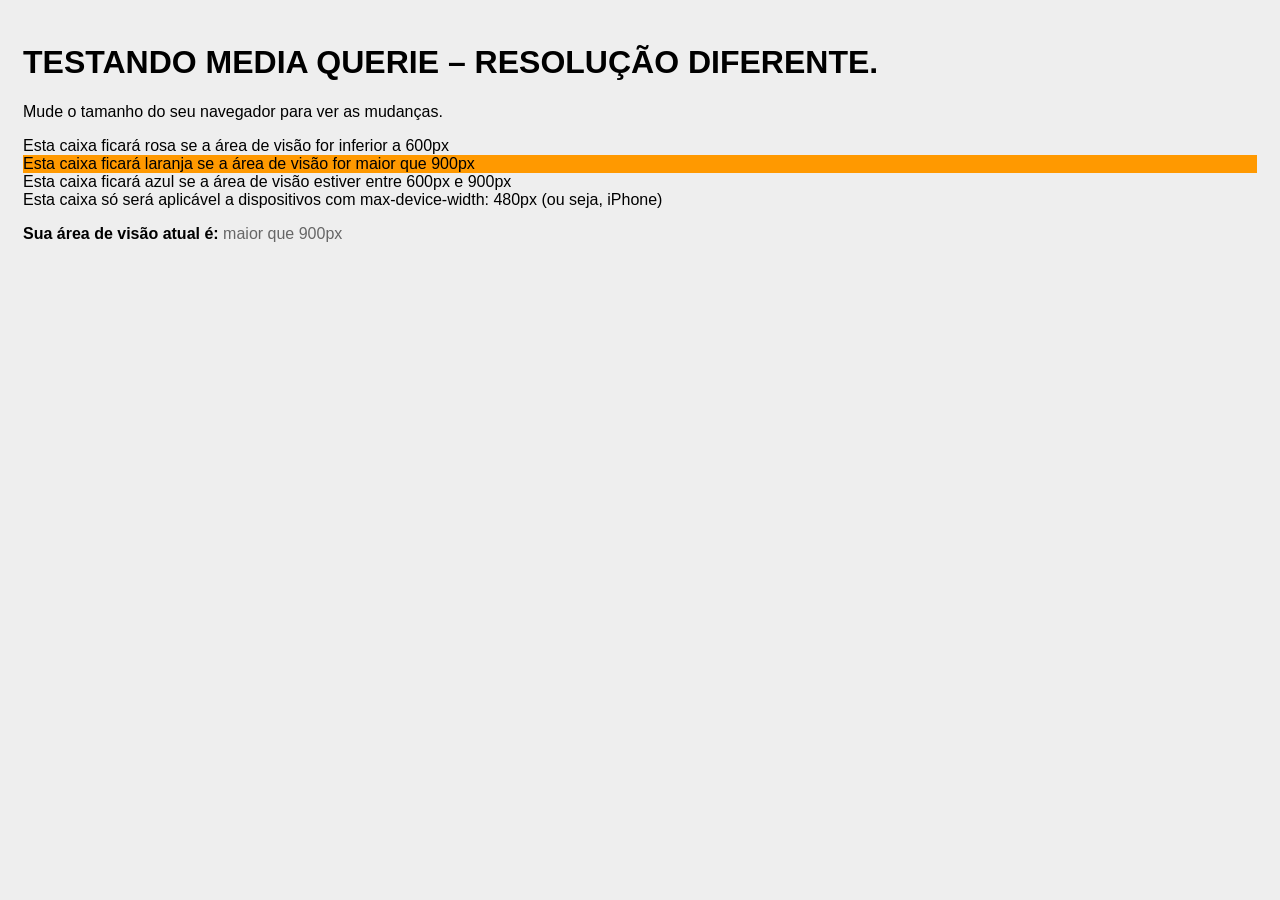
<file: atividade/responsive.html>
<!DOCTYPE html>
<html lang="pt-br">
<head>
    <meta charset="UTF-8">
    <meta name="viewport" content="width=device-width, initial-scale=1.0">
    <title>Responsive</title>
    <link rel="stylesheet" href="css/responsive.css">
</head>
<body>
    
    <h1>TESTANDO MEDIA QUERIE – RESOLUÇÃO DIFERENTE. </h1>
	<p>Mude o tamanho do seu navegador para ver as mudanças.</p>

	<div class="caixa um">Esta caixa ficará rosa se a área de
	visão for inferior a 600px</div>

	<div class="caixa dois">Esta caixa ficará laranja se a
	área de visão for maior que 900px</div>

	<div class="caixa tres">Esta caixa ficará azul se a área
	de visão estiver entre 600px e 900px</div>

	<div class="wrapper iphone">Esta caixa só será aplicável
	a dispositivos com max-device-width: 480px (ou seja, iPhone)</div>

	<p class="area-visivel"><strong>Sua área de visão
	atual é: </strong> <span class="lt600">menor que
	600px</span> <span class="bt600-900">entre 600 -
	900px</span> <span class="gt900">maior que 900px</span></p>


</body>
</html>
</file>
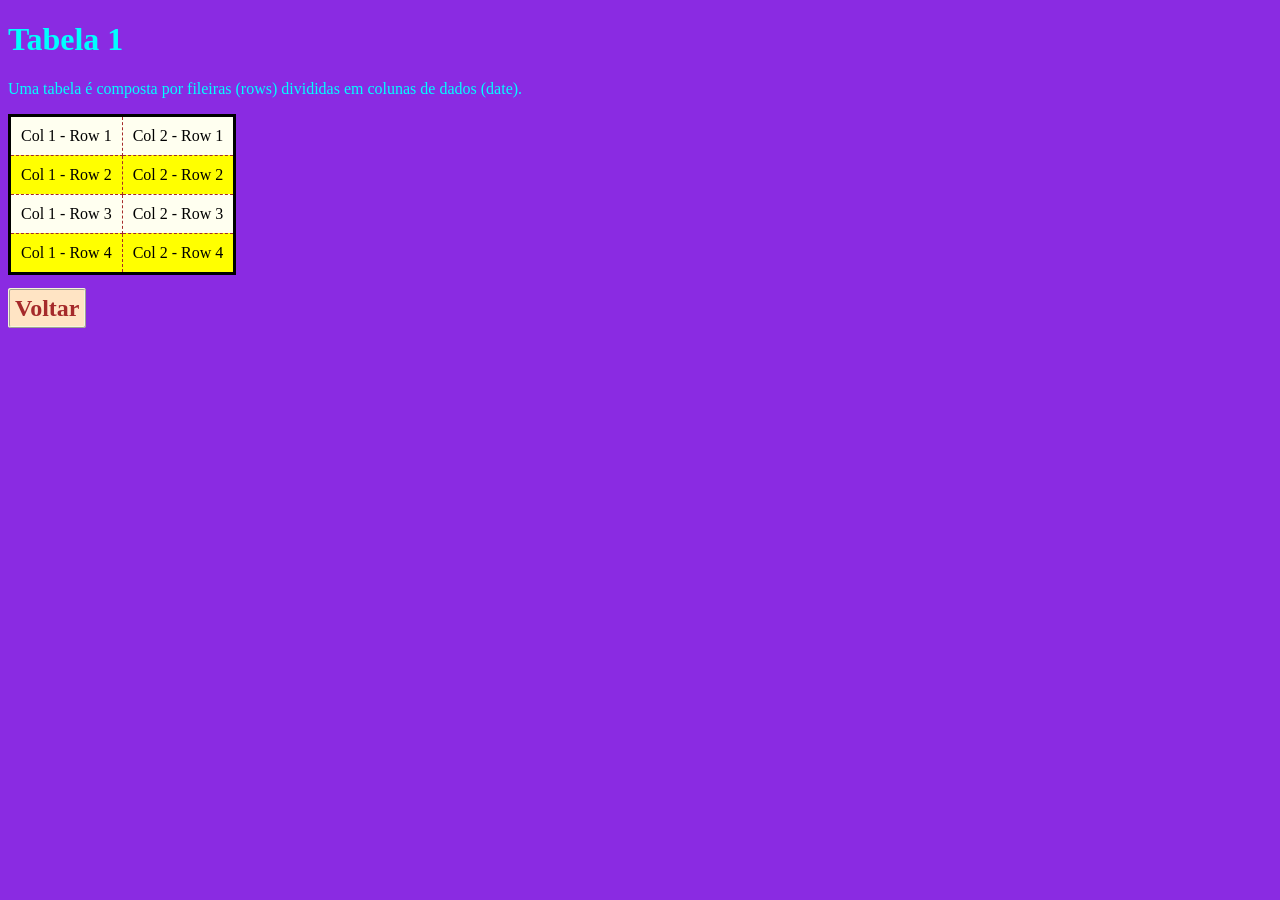
<file: aula06-tabela-v1/pg1.html>
<!DOCTYPE html>
<html lang="pt-br">
<head>
    <meta charset="UTF-8">
    <meta name="viewport" content="width=device-width, initial-scale=1.0">
    <title>Página 1</title>
    <link rel="stylesheet" href="./css/estilo.css">
</head>
<body>
    <h1>Tabela 1</h1>

    <p>Uma tabela é composta por fileiras (rows) divididas em colunas de dados (date).</p>

    <table id="tabela01">
        <tr>
            <td>Col 1 - Row 1</td> <!--Coluna 1 Fileira 1 - Table Data-->
            <td>Col 2 - Row 1</td> <!--Coluna 2 Fileira 1 - Table Data-->
        </tr> <!--Fileira 1 - Table Row-->
        <tr>
            <td>Col 1 - Row 2</td> <!--Coluna 1 Fileira 2 - Table Data-->
            <td>Col 2 - Row 2</td> <!--Coluna 2 Fileira 2 - Table Data-->
        </tr> <!--Fileira 2 - Table Row-->

        <tr><!--Fileira 3 - Table Row-->
            <td>Col 1 - Row 3</td> <!--Coluna 1 Fileira 3 - Table Data-->
            <td>Col 2 - Row 3</td> <!--Coluna 2 Fileira 3 - Table Data-->
        </tr> <!--Fileira 3 - Table Row-->

        <tr> <!--Fileira 4 - Table Row-->
            <td>Col 1 - Row 4</td> <!--Coluna 1 Fileira 4 - Table Data-->
            <td>Col 2 - Row 4</td> <!--Coluna 2 Fileira 4 - Table Data-->
        </tr> <!--Fileira 4 - Table Row-->

    </table>


    <footer>
        <h2>
            <a href="./index.html">Voltar</a>
        </h2>
    </footer>
    
</body>
</html>
</file>
<file: aula06-tabela-v1/css/estilo.css>
body {
    background-color: blueviolet;
    color: cyan;
}

li a, footer h2 a { /*Mudar a cor dos links*/
    color: cyan;
    text-decoration: none;
}

li a:hover { /*Ao passar o mouse por cima*/
    color: yellowgreen;
}

li a:active { /*Ao clicar com o mouse*/
    color: yellow; 
}

footer h2 a {
    border:2px ridge beige;
    background-color: bisque;
    color: brown;
    padding: 5px;
    border-radius: 3px;
}
footer h2 a:hover {
    border: 2px ridge bisque;
    background-color: beige;
    color: brown;
}

footer h2 a:active {
    background-color: white;
    box-shadow: 0 0 5px white;
}

table#tabela01 {
    border: 3px solid black;
    border-collapse: collapse; /* Juntar as linhas da borda*/
    background-color: ivory;
    color: black;
}
#tabela01 td { /*Cada célula da tabela - td - table data*/
    border: 1px dashed brown; /*Tracejado marrom*/
    padding: 10px;
}
#tabela01 tr:nth-child(even) { /*Fileiras - tr pares com fundo amarelo*/
    background-color: yellow;
}

table#tabela02 {
    background-color: white;
    padding: 5px;
    color: black;
    width: 420px;
    border-collapse: collapse; /*Junta as linhas*/
}

#tabela02 td, #tabela02 th {
    border: 1px solid black;
    text-align: center;
    height: 30px;
}

#tabela02 th {
    background-color:cadetblue;
}

#tabela02 tr:nth-child(even) {
    background-color: aliceblue;
}
</file>
<file: calculadora-v1/css/estilo.css>
/*Reset de formatação*/
html{box-sizing: border-box;}
*, *:before, *:after{box-sizing: inherit;}

body{
    background-color: #000;
    color: lime;
    padding: 0;
    margin: 0;
}
h1{
    text-align: center;
}

/*Principal - main*/
.container {
    width: 400px;
    background-color: lavender;
    color: white;
    margin: 0 auto;/*Centralização*/
    border: 5px ridge white;
}
/*Tela - screen*/
.screen {
    color: whitesmoke;
    font-size: 40px;
    font-family: 'Courier New', Courier, monospace;
    background-color: black;
    text-align: right;
    padding: 20px 5px;
}
/*Fileira de Botões*/
.calc-button-row {
    display: flex;
    align-content: stretch;
    justify-content: space-between;
    margin-bottom: 0.5%;
}
/*Botões*/
.calc-button{
    background-color: #d8d9db;
    color: black;
    height: 100px;
    flex-basis: 24.5%; /*100% / 4 = 25%*/
    border: none;
    border-radius: 2px;
    font-size: 40px;
    cursor: pointer;
}

/*Ao passar o mouse por cima (hover)*/
.calc-button:hover{background-color:#ebebeb;}
/*Ao clicar no botão*/
.calc-button:active{background-color: #bbbcbe;}
/*Botão que ocupa o espaço de dois*/
.double{flex-basis: 49.7%} /*2 vezes 25%*/
/*Botão que ocupa o espaço de três*/
.triple{flex-basis: 74.8%;} /*3 vezes 25%*/

/*Ajustes do último botão de cada fileira*/
.calc-button:last-child{
    background-color: #df974c;
    color: white;
}
/*Ao passar o mouse por cima - hover*/
.calc-button:last-child:hover{
    background-color: #dfb07e;
}
/*Ao clicar com o mouse - active*/
.calc-button:last-child:active{
    background-color: #dd8d37;
}
.calc-button-row:last-child{padding-bottom: 0;}
</file>
<file: cobrinha-v1/css/estilo.css>
body {
    background-color: darkolivegreen;
    color: cyan;
    height: 92vh;
    width: 95vw;
    display: flex;
    justify-content: center;
    align-items: center;
    flex-direction: column;
}
</file>
<file: jokenpo-v1/css/estilo.css>
/*Reset*/
* {
    margin: 0;
    padding: 0;
    box-sizing: border-box;
}

body {
    background-color: aqua;
    color: black;
    font-family: 'Gill Sans', 'Gill Sans MT', Calibri, 'Trebuchet MS', sans-serif;
}

header {
    background-color: black;
    color: aqua;
    text-align: center;
    width: 100%;
}

/*Estilização do placar*/
.placar {
    margin: 20px auto; /*Centralizar a caixa*/
    border: 5px solid white;
    border-radius: 10px; /*Arredondamento das bordas*/
    text-align: center;
    width: 200px;
    font-size: 40px;
    padding: 15px 15px;
    position: relative;
} 

.badge {
    background-color: gray;
    font-size: 15px;
    padding: 2px 15px;
}

#jogador {
    position: absolute;
    top: 30px;
   left: -40px;
}
#computador {
   position: absolute;
   top: 30px;
   right: -35px;
}

/*Resultado do Jogo*/
.resultado {
    font-size: 40px;
    font-weight: bold; /*Negrito*/
    text-align: center;
}

/*Escolhas*/
.escolhas {
    text-align: center;
    margin-top: 50px;
}
 button.escolha {
    border: 4px solid lightgreen;
    border-radius: 50%; /*Arredondando os botões*/
    font-size: 42px;
    padding: 10px;
    margin: 0 20px;
    transition: all 0.3s ease;
}
 .escolha:hover {/*Ao passar o mouse por cima*/
    background-color: grey;
    cursor: pointer;
}
 .escolha:active {/*Ao clicar com o mouse*/
    background-color: cadetblue;
}

#jogada {
    text-align: center;
    font-weight: bold;
    font-size: 20px;
    margin-top: 20px;
}
</file>
<file: planetas-bootstrap/estilo.css>
article img {
    height: 300px !important; /*Para caber três imagens*/
    width: 95%;
}

.card {
    margin-left: 20px;
    margin-bottom: 20px;
    transition: all 300ms;
}

.card:hover {
    box-shadow: 0 0 10px gray;
}

.card-body h3 {
    margin-top: 15px;
}

.modal-content {
    width: 600px;
}
</file>
<file: senaiflix-v1/css/estilo.css>
/*Variáveis do CSS na raiz do documento*/
:root {
    --vermelho: #E50914;
    --preto: #141414;
}

/*Ressetando o CSS padrão*/
* {
    margin: 0;
    padding: 0;
    /*Tamanho da caixa definido pelo programador*/
    box-sizing: border-box;
}

/*Estilizando o corpo da página*/
body {
    background: var(--preto);
    font-family: 'Times New Roman', Times, serif;
    color: #fff; /*Cor branca*/
}

header .logo {
    color: var(--vermelho);
    font-family: Arial, Helvetica, sans-serif;
    font-weight: bold; /*Negrito - Vermelhita*/
    font-size: 40px;
    margin-left: 5px;
}

header nav a {
    text-decoration: none;
    color: #AAA;
    margin-right: 10px;
    cursor: pointer;
}

header nav a:hover { /*Ao passar o mouse por cima*/
    color: #fff;
}

header .container {
    display: flex;
    justify-content: space-between;
    align-items: center;
}

/*Estilizando a parte Principal*/
.filme-principal {
    font-size: 16px;
    background: linear-gradient(rgba(0,0,0,.50), rgba(0,0,0,.50)100%),
        url('../img/house-of-cards.jpg');
    height: 400px;
    background-size: cover;

    display: flex;
    flex-direction: column;
    justify-content: center;
    align-items: flex-start;
}

.filme-principal .descricao {
    margin-top: 10px;
    margin-bottom: 40px;
}

.titulo {
    font-size: 40px;
    margin-top: 15%;
    font-family: 'Trebuchet MS', 'Lucida Sans Unicode', 'Lucida Grande', 'Lucida Sans', Arial, sans-serif;
}

.container {
    margin-left: 20px;
}

/*Estilizando os botões*/
.filme-principal .container {
    width: 50%;
}
.botao {
    background-color: rgba(0,0,0,.40); /*40% de opacidade*/
    border: none;
    color: #fff;
    padding: 15px 30px; /*15px em cima e embaixo e 30px dos lados*/
    margin-right: 8px;
    font-size: 12px;
    cursor: pointer;
    transition: 300ms ease all;
}

.botao:hover {
    background-color: #fff;
    color: var(--preto);
}

/*Responsividade - Melhorar a visão em telas pequenas*/
@media screen and (max-width: 800px){
    header .container {
        flex-direction: column;
    }
    header .logo {
        font-size: 24px;
    }
    .botao {
        margin-top: 5px;
        width: 190px;
        height: 60px;
    }
    .filme-principal {
        background-size: 100% 100%;
        background-repeat: no-repeat;
        height: 500px;
    }
}
</file>
<file: tabela-semantica-v1/css/estilo.css>
body {
    background-color: gray;
    color: black;
}

table {
    text-align: center;
    color: black;
    background-color: khaki;
    border-collapse: collapse;
}

td, th {
    border: 1px solid black;
    padding: 7px;
    width: 200px;
    border-collapse: collapse;
}

table th:hover{
    background-color: sandybrown;
}
table td:hover{
    background-color: sandybrown;
}
</file>
<file: atividade/css/flex.css>
.row {
	flex-direction: row;
}
.row-reverse {
	flex-direction: row-reverse;
}
.column {
	flex-direction: column;
}
.column-reverse {
	flex-direction: column-reverse;
}

/* Flex Container */
.container {
	max-width: 400px;
	margin: 0 auto;
	display: flex;
	border: 1px solid #ccc;
}
/* Flex Item */
.item {
	/* O flex: 1; é necessário para que cada item se expanda ocupando o tamanho máximo do container. */
	flex: 1;
	margin: 5px;
	background: tomato;
	text-align: center;
	font-size: 1.5em;
}

h1 {
	text-align: center;
	margin: 20px 0 0 0;
	font-size: 1.25em;
	font-weight: normal;
}

body {
	font-family: monospace;
	color: #333;
}
</file>
<file: atividade/css/grid.css>
.wrapper { 
    display: grid; 
    grid-template-columns: 100px 100px 100px; 
    grid-gap: 10px; 
    background-color: #fff; 
    color: #444; 
  } 
  
  .box { 
    background-color: #444; 
    color: #fff; 
    border-radius: 5px; 
    padding: 20px; 
    font-size: 150%; 
  }
</file>
<file: atividade/css/responsive.css>
body { padding: 15px; background:#eee; font-family: Arial,
    Helvetica, sans-serif };
    
    .caixa {
        border: solid 1px #666;
        padding: 5px 10px;
        margin: 40px;
    }
    
    .area-visivel span {
        color: #666;
        display: none;
    }
    
    /* max-width  */
    @media screen and (max-width: 600px) {
        .um {
            background: #F9C;
        }
        span.lt600 {
            display: inline-block;
        }
    }
    
    /* min-width */
    @media screen and (min-width: 900px) {
        .dois {
            background: #F90;
        }
        span.gt900 {
            display: inline-block;
        }
    }
    
    /* min-width & max-width */
    @media screen and (min-width: 600px) and (max-width: 900px) {
        .tres {
            background: #9CF;
        }
        span.bt600-900 {
            display: inline-block;
        }
    }
    
    /* max device width */
    @media screen and (max-device-width: 480px) {
        .iphone {
            background: #ccc;
        }
    }
</file>
